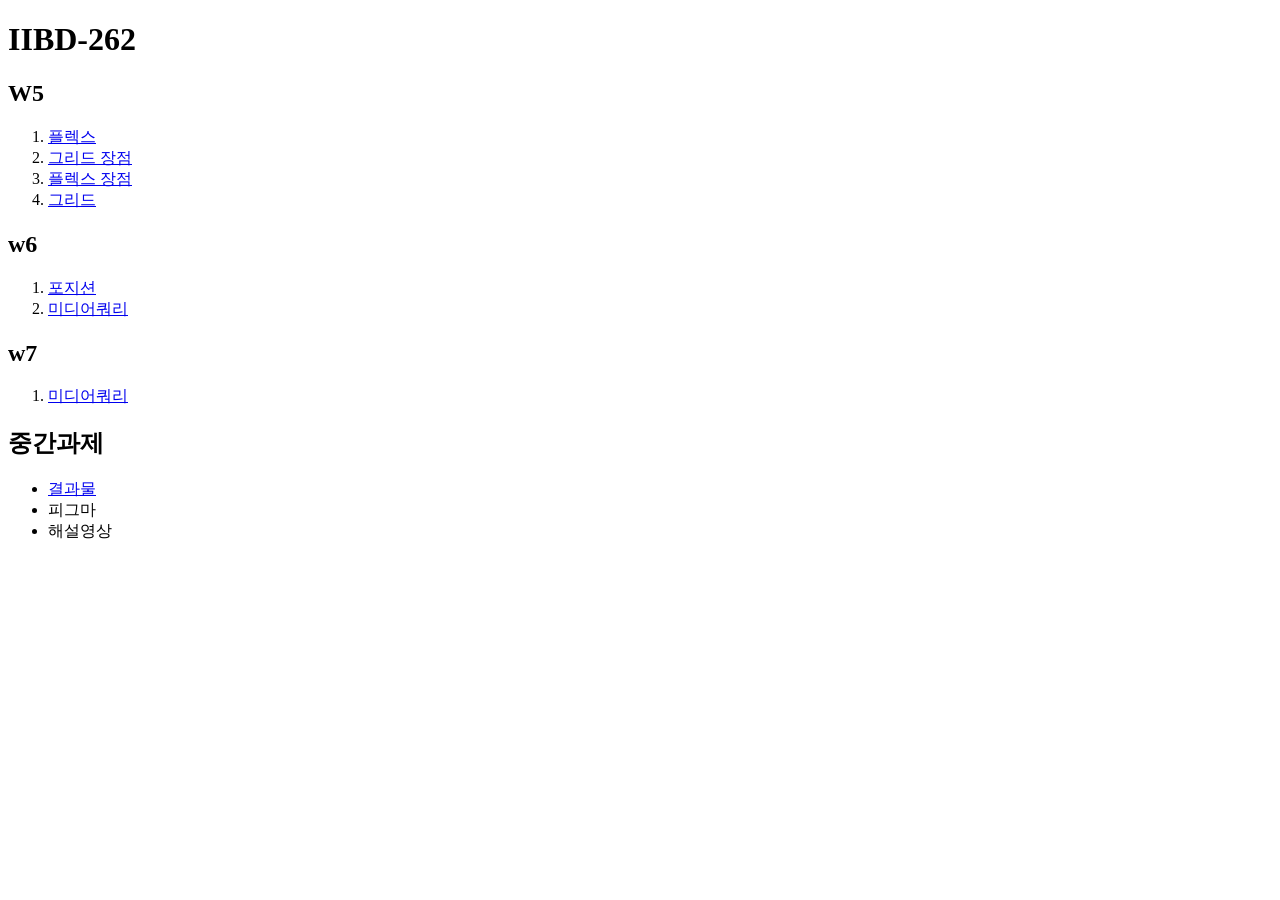
<file: index.html>
<!doctype html>
<html lang="ko">
  <head>
    <meta charset="UTF-8" />
    <meta name="viewport" content="width=device-width, initial-scale=1.0" />
    <title>IIBD-262</title>
  </head>
  <body>
    <h1>IIBD-262</h1>
    <h2>W5</h2>

    <ol>
      <li>
        <a href="./src/w5/code1/index.html">플렉스</a>
      </li>
      <li>
        <a href="./src/w5/code2/index.html">그리드 장점</a>
      </li>
      <li>
        <a href="./src/w5/code3/index.html">플렉스 장점</a>
      </li>
      <li>
        <a href="./src/w5/code4/index.html">그리드</a>
      </li>
    </ol>
    <h2>w6</h2>
    <ol>
      <li>
        <a href="./src/w6/code1/index.html">포지션</a>
      </li>
      <li>
        <a href="./src/w6/code2/index.html">미디어쿼리</a>
      </li>
    </ol>
    <h2>w7</h2>
    <ol>
      <li>
        <a href="./src/w7/code1/index.html"> 미디어쿼리 </a>
      </li>
    </ol>
    <h2>중간과제</h2>
    <ul>
      <li><a href="./src/mid/index.html">결과물</a></li>
      <li>피그마</li>
      <li>해설영상</li>
    </ul>
  </body>
</html>
</file>
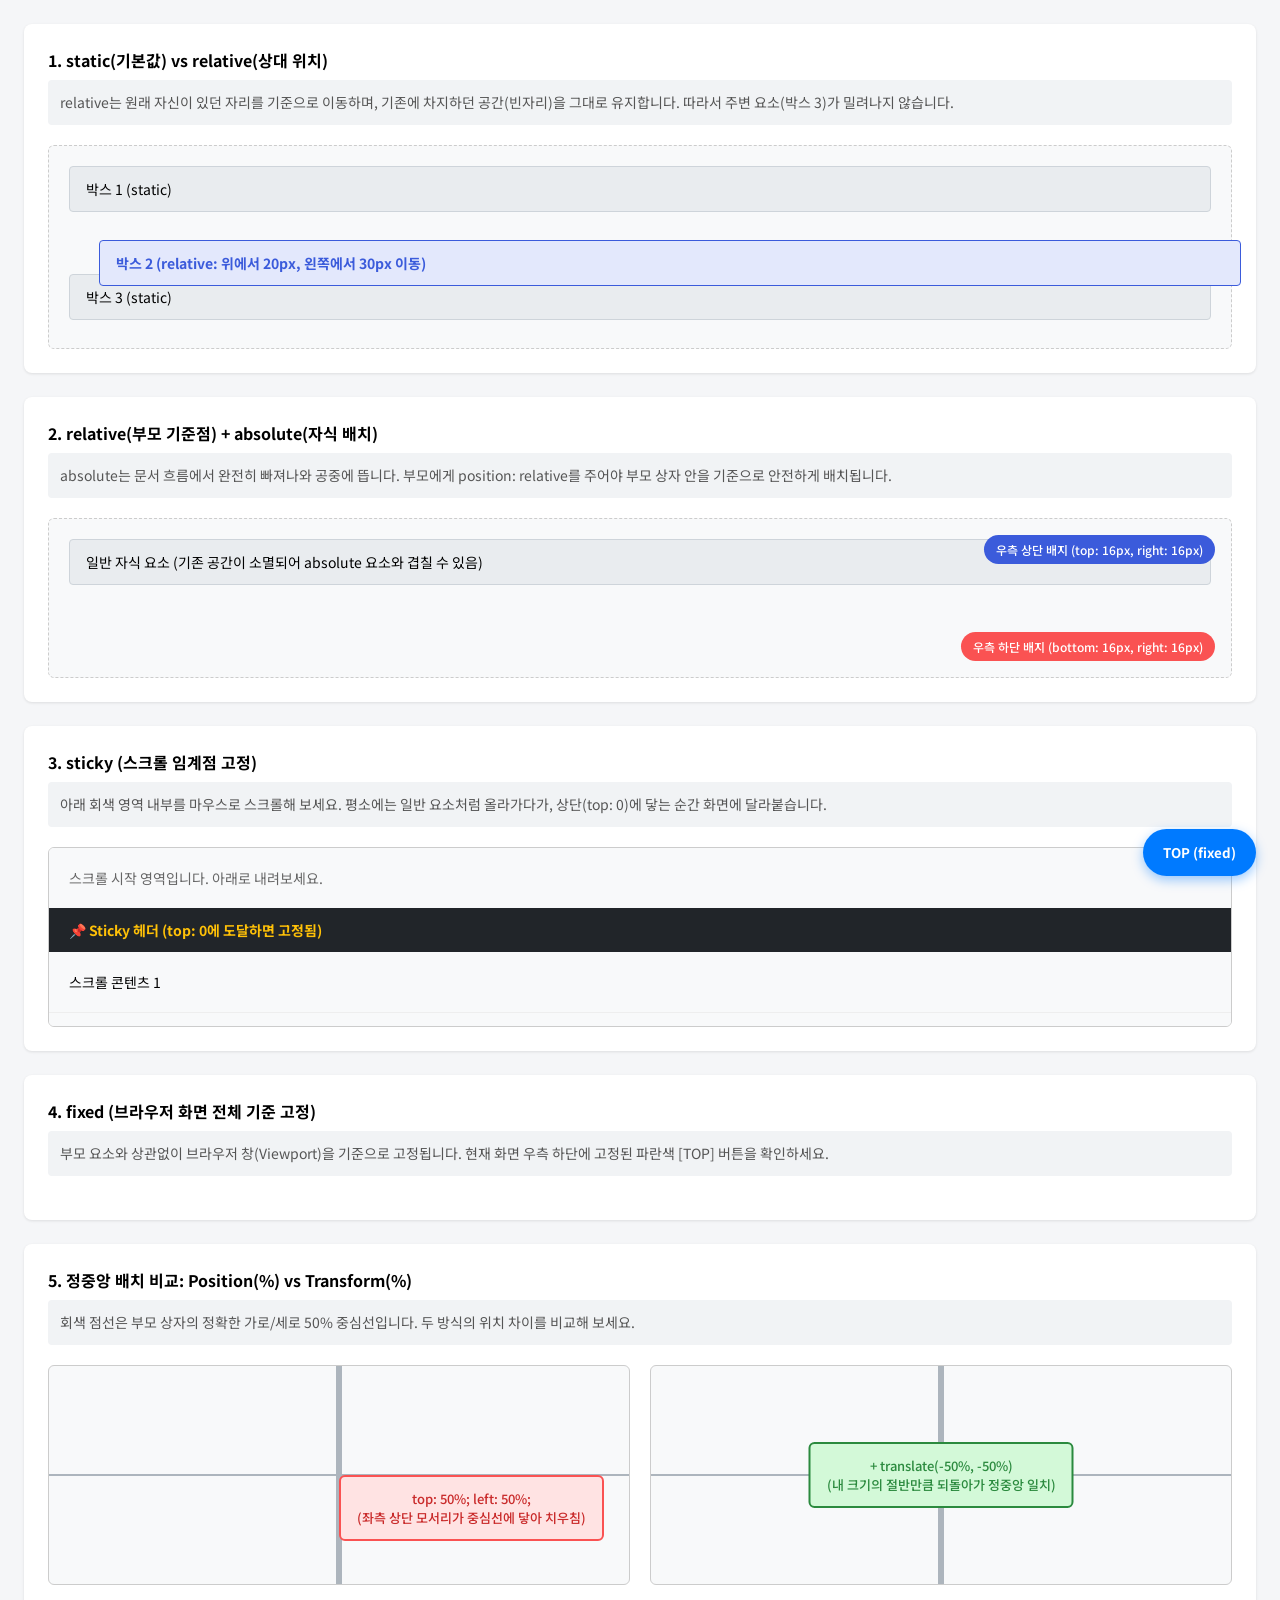
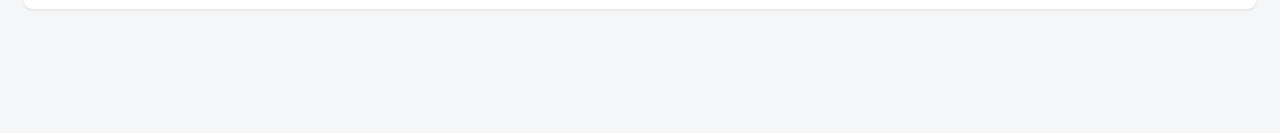
<file: src/w6/code1/index.html>
<!doctype html>
<html lang="en">
  <head>
    <meta charset="UTF-8" />
    <link rel="stylesheet" href="./style.css" />
    <meta name="viewport" content="width=device-width, initial-scale=1.0" />
    <title>Pen</title>
    <!-- Noto Sans KR 폰트 -->
    <link
      href="https://fonts.googleapis.com/css2?family=Noto+Sans+KR:wght@400;500;700&display=swap"
      rel="stylesheet"
    />
  </head>
  <body>
    <!-- 1. static vs relative -->
    <div class="box">
      <h3 class="title">1. static(기본값) vs relative(상대 위치)</h3>
      <p class="desc">
        relative는 원래 자신이 있던 자리를 기준으로 이동하며, 기존에 차지하던
        공간(빈자리)을 그대로 유지합니다. 따라서 주변 요소(박스 3)가 밀려나지
        않습니다.
      </p>

      <div class="demo-stage">
        <div class="item">박스 1 (static)</div>
        <div class="item pos-relative">
          박스 2 (relative: 위에서 20px, 왼쪽에서 30px 이동)
        </div>
        <div class="item">박스 3 (static)</div>
      </div>
    </div>

    <!-- 2. relative(부모 기준점) + absolute(절대 위치) -->
    <div class="box">
      <h3 class="title">2. relative(부모 기준점) + absolute(자식 배치)</h3>
      <p class="desc">
        absolute는 문서 흐름에서 완전히 빠져나와 공중에 뜹니다. 부모에게
        position: relative를 주어야 부모 상자 안을 기준으로 안전하게 배치됩니다.
      </p>

      <div class="demo-stage parent-relative">
        <div class="item">
          일반 자식 요소 (기존 공간이 소멸되어 absolute 요소와 겹칠 수 있음)
        </div>
        <span class="badge pos-absolute-top">
          우측 상단 배지 (top: 16px, right: 16px)
        </span>
        <span class="badge pos-absolute-bottom">
          우측 하단 배지 (bottom: 16px, right: 16px)
        </span>
      </div>
    </div>

    <!-- 3. sticky (스크롤 반응형 고정) -->
    <div class="box">
      <h3 class="title">3. sticky (스크롤 임계점 고정)</h3>
      <p class="desc">
        아래 회색 영역 내부를 마우스로 스크롤해 보세요. 평소에는 일반 요소처럼
        올라가다가, 상단(top: 0)에 닿는 순간 화면에 달라붙습니다.
      </p>

      <div class="scroll-container">
        <div class="scroll-text">
          스크롤 시작 영역입니다. 아래로 내려보세요.
        </div>
        <div class="sticky-bar">📌 Sticky 헤더 (top: 0에 도달하면 고정됨)</div>
        <div class="scroll-content">
          <p>스크롤 콘텐츠 1</p>
          <p>스크롤 콘텐츠 2</p>
          <p>스크롤 콘텐츠 3</p>
          <p>스크롤 콘텐츠 4</p>
          <p>스크롤 콘텐츠 5</p>
        </div>
      </div>
    </div>

    <!-- 4. fixed (뷰포트 고정) -->
    <div class="box">
      <h3 class="title">4. fixed (브라우저 화면 전체 기준 고정)</h3>
      <p class="desc">
        부모 요소와 상관없이 브라우저 창(Viewport)을 기준으로 고정됩니다. 현재
        화면 우측 하단에 고정된 파란색 [TOP] 버튼을 확인하세요.
      </p>

      <!-- 코드 위치는 이 섹션 안에 있지만, 화면 우측 하단에 고정되어 표시됨 -->
      <button class="fixed-btn">TOP (fixed)</button>
    </div>

    <!-- 5. 퍼센트(%) 기준점 차이: Position vs Transform -->
    <div class="box">
      <h3 class="title">5. 정중앙 배치 비교: Position(%) vs Transform(%)</h3>
      <p class="desc">
        회색 점선은 부모 상자의 정확한 가로/세로 50% 중심선입니다. 두 방식의
        위치 차이를 비교해 보세요.
      </p>

      <div class="compare-grid">
        <!-- 5-1. top/left만 쓴 경우 -->
        <div class="center-stage">
          <div class="target only-pos">
            top: 50%; left: 50%;
            <br />
            (좌측 상단 모서리가 중심선에 닿아 치우침)
          </div>
        </div>

        <!-- 5-2. transform까지 함께 쓴 경우 -->
        <div class="center-stage">
          <div class="target with-transform">
            + translate(-50%, -50%)
            <br />
            (내 크기의 절반만큼 되돌아가 정중앙 일치)
          </div>
        </div>
      </div>
    </div>
  </body>
</html>
</file>
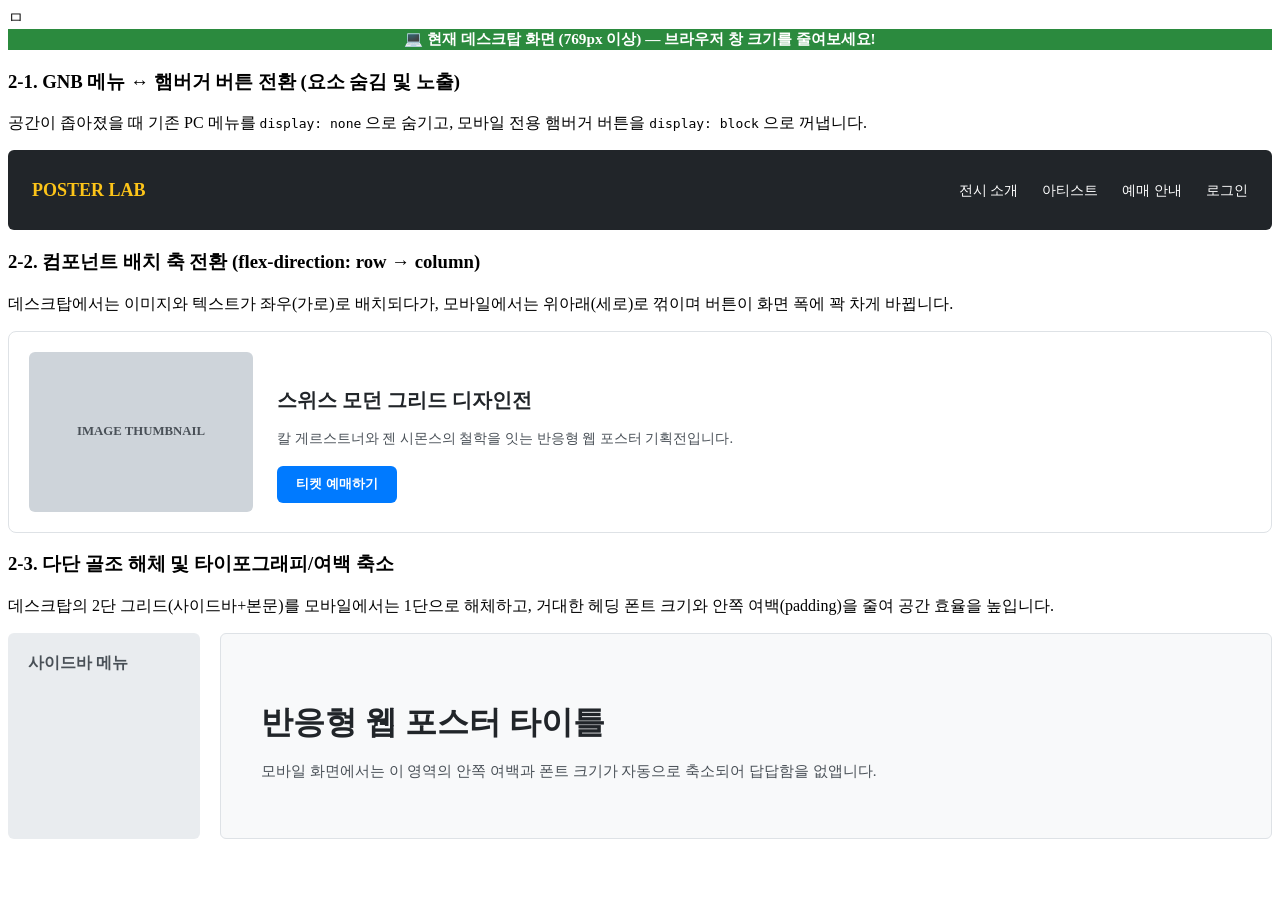
<file: src/w7/code1/index.html>
ㅁ    <meta charset="UTF-8" />
    <link rel="stylesheet" href="./style.css" />
    <meta name="viewport" content="width=device-width, initial-scale=1.0" />
    <title>Pen</title>
  </head>
  <body>
    <!-- 현재 화면 상태 감지용 배너 -->
    <div class="box status-banner-box">
      <div class="status-indicator">
        💻 현재 데스크탑 화면 (769px 이상) — 브라우저 창 크기를 줄여보세요!
      </div>
    </div>

    <!-- 2-1. GNB 네비게이션: 메뉴 노출 및 햄버거 버튼 전환 -->
    <div class="box">
      <h3 class="title">
        2-1. GNB 메뉴 ↔ 햄버거 버튼 전환 (요소 숨김 및 노출)
      </h3>
      <p class="desc">
        공간이 좁아졌을 때 기존 PC 메뉴를
        <code>display: none</code>
        으로 숨기고, 모바일 전용 햄버거 버튼을
        <code>display: block</code>
        으로 꺼냅니다.
      </p>

      <header class="mq-gnb">
        <div class="logo">POSTER LAB</div>
        <ul class="pc-menu">
          <li>전시 소개</li>
          <li>아티스트</li>
          <li>예매 안내</li>
          <li>로그인</li>
        </ul>
        <button class="mobile-menu-btn" aria-label="메뉴 열기">☰ 메뉴</button>
      </header>
    </div>

    <!-- 2-2. 프로모션 카드: Flexbox 축(방향) 전환 -->
    <div class="box">
      <h3 class="title">
        2-2. 컴포넌트 배치 축 전환 (flex-direction: row → column)
      </h3>
      <p class="desc">
        데스크탑에서는 이미지와 텍스트가 좌우(가로)로 배치되다가, 모바일에서는
        위아래(세로)로 꺾이며 버튼이 화면 폭에 꽉 차게 바뀝니다.
      </p>

      <article class="promo-card">
        <div class="promo-img-placeholder">IMAGE THUMBNAIL</div>
        <div class="promo-content">
          <h4 class="promo-heading">스위스 모던 그리드 디자인전</h4>
          <p class="promo-text">
            칼 게르스트너와 젠 시몬스의 철학을 잇는 반응형 웹 포스터
            기획전입니다.
          </p>
          <button class="btn-primary">티켓 예매하기</button>
        </div>
      </article>
    </div>

    <!-- 2-3. 전체 레이아웃 골조 해체 및 타이포그래피/여백 축소 -->
    <div class="box">
      <h3 class="title">2-3. 다단 골조 해체 및 타이포그래피/여백 축소</h3>
      <p class="desc">
        데스크탑의 2단 그리드(사이드바+본문)를 모바일에서는 1단으로 해체하고,
        거대한 헤딩 폰트 크기와 안쪽 여백(padding)을 줄여 공간 효율을 높입니다.
      </p>

      <div class="mq-layout">
        <aside class="mq-sidebar">사이드바 메뉴</aside>
        <main class="mq-main">
          <h2 class="mq-hero-title">반응형 웹 포스터 타이틀</h2>
          <p>
            모바일 화면에서는 이 영역의 안쪽 여백과 폰트 크기가 자동으로
            축소되어 답답함을 없앱니다.
          </p>
        </main>
      </div>
    </div>
  </body>
</html>
</file>
<file: src/w6/code1/style.css>
/* =========================================
   공통 세팅 및 재활용 스타일
   ========================================= */
* {
  box-sizing: border-box;
  margin: 0;
  padding: 0;
  font-family: "Noto Sans KR", sans-serif;
}

body {
  padding: 24px;
  padding-bottom: 100px; /* 하단 fixed 버튼 여백 확보 */
  background-color: #f5f6f8;
}

.box {
  background-color: #fff;
  padding: 24px;
  margin-bottom: 24px;
  border-radius: 8px;
  box-shadow: 0 1px 3px rgba(0, 0, 0, 0.1);
}

.title {
  font-size: 16px;
  margin-bottom: 8px;
}

.desc {
  font-size: 14px;
  color: #555;
  margin-bottom: 20px;
  background-color: #f1f3f5;
  padding: 12px;
  border-radius: 4px;
  line-height: 1.5;
}

/* 실습용 무대 및 기본 블록 */
.demo-stage {
  background-color: #f8f9fa;
  border: 1px dashed #ccc;
  padding: 20px;
  border-radius: 6px;
}

.item {
  background-color: #e9ecef;
  border: 1px solid #ced4da;
  padding: 12px 16px;
  margin-bottom: 8px;
  border-radius: 4px;
  font-size: 14px;
}

/* =========================================
   1. static vs relative
   ========================================= */
.pos-relative {
  position: relative;
  top: 20px; /* 원래 위치에서 아래로 20px 이동 */
  left: 30px; /* 원래 위치에서 오른쪽으로 30px 이동 */
  background-color: #e3e8fc;
  border-color: #3b5bdb;
  color: #3b5bdb;
  font-weight: 700;
  z-index: 1;
  /* 아래 박스와 겹칠 때 위로 올라오도록 설정 */
}

/* =========================================
   2. relative + absolute
   ========================================= */
.parent-relative {
  position: relative; /* 자식(absolute)이 도망가지 못하게 기준점 선언 */
  height: 160px;
}

.badge {
  position: absolute; /* 문서 흐름에서 이탈 */
  background-color: #3b5bdb;
  color: #fff;
  padding: 6px 12px;
  border-radius: 20px;
  font-size: 12px;
  font-weight: 500;
}

.pos-absolute-top {
  top: 16px;
  right: 16px;
}

.pos-absolute-bottom {
  bottom: 16px;
  right: 16px;
  background-color: #fa5252;
}

/* =========================================
   3. sticky (스크롤 고정)
   ========================================= */
.scroll-container {
  height: 180px;
  overflow-y: auto; /* 내부 스크롤 생성 */
  border: 1px solid #ccc;
  border-radius: 6px;
  background-color: #f8f9fa;
}

.scroll-text {
  padding: 20px;
  font-size: 14px;
  color: #666;
}

.sticky-bar {
  position: sticky;
  top: 0; /* 스크롤 시 컨테이너 최상단(0px)에 닿으면 달라붙음 */
  background-color: #212529;
  color: #ffc107;
  padding: 12px 20px;
  font-weight: 700;
  font-size: 14px;
}

.scroll-content p {
  padding: 20px;
  border-bottom: 1px solid #eee;
  font-size: 14px;
}

/* =========================================
   4. fixed (뷰포트 고정)
   ========================================= */
.fixed-btn {
  position: fixed;
  bottom: 24px; /* 브라우저 창 하단에서 24px */
  right: 24px; /* 브라우저 창 우측에서 24px */
  background-color: #007aff;
  color: #fff;
  border: none;
  padding: 14px 20px;
  border-radius: 30px;
  font-weight: 700;
  box-shadow: 0 4px 12px rgba(0, 122, 255, 0.4);
  cursor: pointer;
  z-index: 100;
}

/* =========================================
   5. 퍼센트(%) 기준점 차이 (정중앙 배치)
   ========================================= */
.compare-grid {
  display: grid;
  grid-template-columns: 1fr 1fr;
  gap: 20px;
}

.center-stage {
  position: relative; /* 자식(absolute)의 기준점 */
  height: 220px;
  background-color: #f8f9fa;
  border: 1px solid #ccc;
  border-radius: 6px;
  /* 정중앙을 눈으로 확인하기 위한 십자가 가이드선 배경 */
  background-image:
    linear-gradient(
      to right,
      transparent 49.5%,
      #adb5bd 49.5%,
      #adb5bd 50.5%,
      transparent 50.5%
    ),
    linear-gradient(
      to bottom,
      transparent 49.5%,
      #adb5bd 49.5%,
      #adb5bd 50.5%,
      transparent 50.5%
    );
}

.target {
  position: absolute;
  padding: 12px 16px;
  border-radius: 6px;
  font-size: 13px;
  font-weight: 500;
  text-align: center;
  white-space: nowrap;
}

/* 5-1. 부모 크기의 50%만 이동한 경우 (치우침) */
.only-pos {
  top: 50%;
  left: 50%;
  background-color: #ffe3e3;
  border: 2px solid #fa5252;
  color: #c92a2a;
}

/* 5-2. 자기 크기의 50%만큼 역방향 이동을 추가한 경우 (정중앙) */
.with-transform {
  top: 50%;
  left: 50%;
  transform: translate(
    -50%,
    -50%
  ); /* 핵심: 자기 자신 크기의 절반만큼 뒤로 당김 */
  background-color: #d3f9d8;
  border: 2px solid #2b8a3e;
  color: #2b8a3e;
}
</file>
<file: src/w7/code1/style.css>
/* =========================================
   2. 미디어 쿼리 (Media Query) 파트
   ========================================= */

/* 상태 바 기본 스타일 (데스크탑) */
.status-banner-box {
  background-color: #2b8a3e !important;
  color: #fff;
  text-align: center;
  font-weight: 700;
  transition: background-color 0.3s ease;

  .status-indicator {
    font-size: 0.95rem;
  }
}

/* 2-1. GNB 네비게이션 */
.mq-gnb {
  display: flex;
  justify-content: space-between;
  align-items: center;
  background-color: #212529;
  color: #fff;
  padding: 1rem 1.5rem;
  border-radius: 0.375rem;

  .logo {
    font-weight: 900;
    font-size: 1.125rem;
    color: #fcc419;
  }

  .pc-menu {
    display: flex; /* 데스크탑에서는 가로 나열 */
    gap: 1.5rem;
    list-style: none;
    font-size: 0.9rem;
  }

  .mobile-menu-btn {
    display: none; /* 데스크탑에서는 숨김 */
    background-color: #495057;
    color: #fff;
    border: none;
    padding: 0.4rem 0.8rem;
    border-radius: 0.25rem;
    font-size: 0.85rem;
    cursor: pointer;
  }
}

/* 2-2. 프로모션 카드 (가로 배치) */
.promo-card {
  display: flex;
  align-items: center;
  gap: 1.5rem;
  border: 1px solid #dee2e6;
  padding: 1.25rem;
  border-radius: 0.5rem;

  .promo-img-placeholder {
    width: 14rem;
    height: 10rem;
    background-color: #ced4da;
    border-radius: 0.375rem;
    flex-shrink: 0;
    display: flex;
    align-items: center;
    justify-content: center;
    font-size: 0.8rem;
    font-weight: 700;
    color: #495057;
  }

  .promo-content {
    .promo-heading {
      font-size: 1.25rem;
      margin-bottom: 0.5rem;
      color: #212529;
    }

    .promo-text {
      font-size: 0.9rem;
      color: #495057;
      margin-bottom: 1rem;
      line-height: 1.5;
    }

    .btn-primary {
      background-color: #007aff;
      color: #fff;
      border: none;
      padding: 0.6rem 1.2rem;
      border-radius: 0.375rem;
      font-weight: 700;
      cursor: pointer;
    }
  }
}

/* 2-3. 전체 골조 및 타이포그래피 (2단 그리드) */
.mq-layout {
  display: grid;
  grid-template-columns: 12rem 1fr;
  gap: 1.25rem;

  .mq-sidebar {
    background-color: #e9ecef;
    padding: 1.25rem;
    border-radius: 0.375rem;
    font-weight: 700;
    color: #495057;
  }

  .mq-main {
    background-color: #f8f9fa;
    border: 1px solid #dee2e6;
    padding: 2.5rem; /* 데스크탑의 넉넉한 여백 */
    border-radius: 0.375rem;

    .mq-hero-title {
      font-size: 2rem; /* 데스크탑의 큰 타이틀 */
      margin-bottom: 0.75rem;
      color: #212529;
    }

    p {
      font-size: 0.95rem;
      color: #495057;
      line-height: 1.5;
    }
  }
}

/* =======================================================
   📱 [미디어 쿼리 구간] 화면 너비가 768px 이하일 때 분기
   ======================================================= */
@media (max-width: 768px) {
  /* 상태 바 변경 */
  .status-banner-box {
    background-color: #e03131 !important;

    .status-indicator::after {
      content: " ➔ 📱 모바일 뷰 (768px 이하) 작동 중!";
    }
  }

  /* 2-1. GNB: PC 메뉴 숨기고 햄버거 노출 */
  .mq-gnb {
    .pc-menu {
      display: none;
    }
    .mobile-menu-btn {
      display: block;
    }
  }

  /* 2-2. 프로모션 카드: 가로(row)를 세로(column)로 꺾고 중앙 정렬 */
  .promo-card {
    flex-direction: column;
    text-align: center;

    .promo-img-placeholder {
      width: 100%;
      height: 11rem;
    }

    .promo-content {
      .btn-primary {
        width: 100%; /* 모바일에서는 누르기 쉽게 꽉 채움 */
      }
    }
  }

  /* 2-3. 레이아웃 골조 해체 및 타이포그래피/여백 축소 */
  .mq-layout {
    grid-template-columns: 1fr; /* 2단에서 1단으로 해체 */
  }

  .mq-main {
    padding: 1.25rem !important; /* 여백 축소 */

    .mq-hero-title {
      font-size: 1.25rem !important; /* 타이틀 폰트 크기 축소 */
    }
  }
}
</file>
